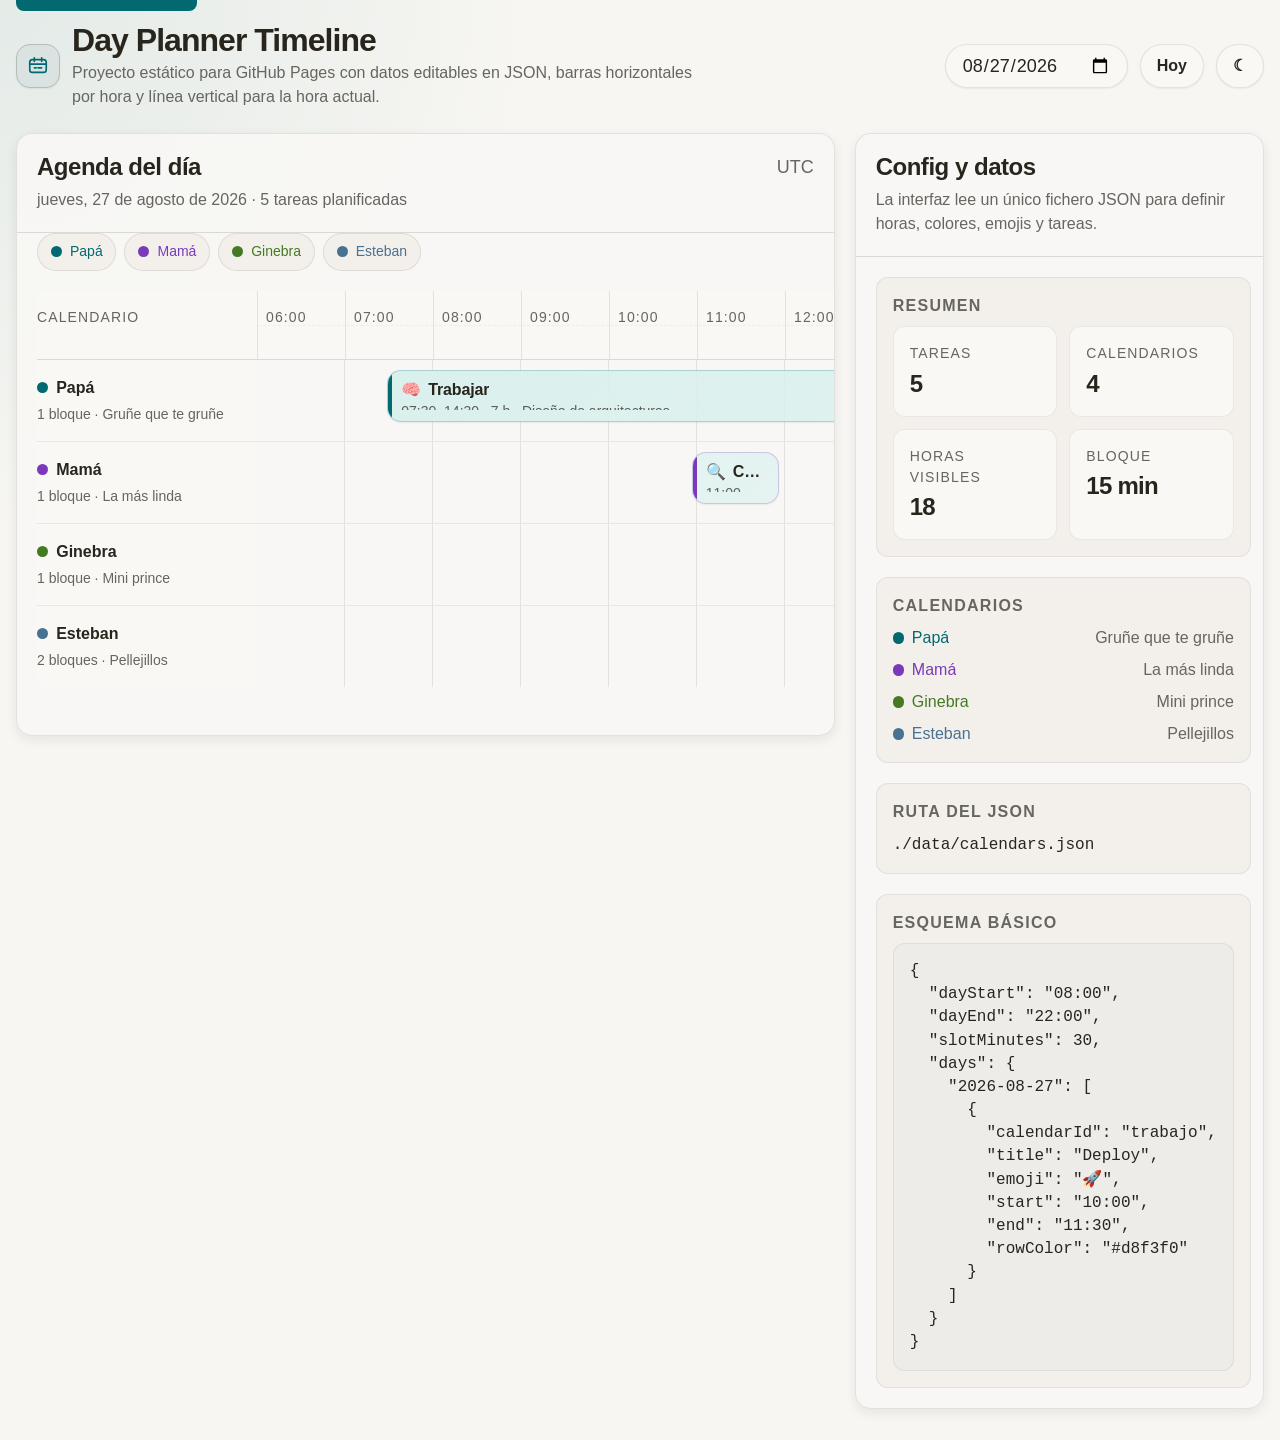
<file: day-planner.html>
<!DOCTYPE html>
<html lang="es">
<head>
  <meta charset="UTF-8" />
  <meta name="viewport" content="width=device-width, initial-scale=1.0" />
  <title>Day Planner Timeline</title>
  <meta name="description" content="Timeline diario estático para GitHub Pages con tareas cargadas desde JSON." />
  <link rel="preconnect" href="https://api.fontshare.com" />
  <link href="https://api.fontshare.com/v2/css?f[]=satoshi@400,500,700&display=swap" rel="stylesheet" />
  <style>
    :root, [data-theme="light"] {
      --font-body: 'Satoshi', Inter, sans-serif;
      --font-display: 'Satoshi', Inter, sans-serif;
      --text-xs: clamp(0.75rem, 0.7rem + 0.25vw, 0.875rem);
      --text-sm: clamp(0.875rem, 0.8rem + 0.35vw, 1rem);
      --text-base: clamp(1rem, 0.95rem + 0.25vw, 1.125rem);
      --text-lg: clamp(1.125rem, 1rem + 0.75vw, 1.5rem);
      --text-xl: clamp(1.5rem, 1.2rem + 1.25vw, 2rem);
      --space-1: 0.25rem;
      --space-2: 0.5rem;
      --space-3: 0.75rem;
      --space-4: 1rem;
      --space-5: 1.25rem;
      --space-6: 1.5rem;
      --space-8: 2rem;
      --space-10: 2.5rem;
      --space-12: 3rem;
      --radius-sm: 0.375rem;
      --radius-md: 0.5rem;
      --radius-lg: 0.75rem;
      --radius-xl: 1rem;
      --radius-full: 9999px;
      --transition-interactive: 180ms cubic-bezier(0.16, 1, 0.3, 1);
      --color-bg: #f7f6f2;
      --color-surface: #f9f8f5;
      --color-surface-2: #fbfbf9;
      --color-surface-offset: #f3f0ec;
      --color-divider: #dcd9d5;
      --color-border: #d4d1ca;
      --color-text: #28251d;
      --color-text-muted: #67655f;
      --color-text-faint: #9f9d97;
      --color-text-inverse: #f9f8f4;
      --color-primary: #01696f;
      --color-primary-hover: #0c4e54;
      --color-primary-highlight: #cedcd8;
      --color-danger: #a13544;
      --shadow-sm: 0 1px 2px oklch(0.2 0.01 80 / 0.06);
      --shadow-md: 0 4px 12px oklch(0.2 0.01 80 / 0.08);
      --content-wide: 1240px;
      --label-width: 220px;
      --slot-width: 88px;
      --task-height: 52px;
      --row-gap: 10px;
      --hour-line: color-mix(in oklab, var(--color-text) 10%, transparent);
      --now-line: var(--color-danger);
    }
    [data-theme="dark"] {
      --color-bg: #171614;
      --color-surface: #1c1b19;
      --color-surface-2: #201f1d;
      --color-surface-offset: #22211f;
      --color-divider: #262523;
      --color-border: #393836;
      --color-text: #cdccca;
      --color-text-muted: #9f9d98;
      --color-text-faint: #696864;
      --color-text-inverse: #171614;
      --color-primary: #4f98a3;
      --color-primary-hover: #6bb2bb;
      --color-primary-highlight: #313b3b;
      --color-danger: #dd6974;
      --shadow-sm: 0 1px 2px oklch(0 0 0 / 0.2);
      --shadow-md: 0 4px 12px oklch(0 0 0 / 0.3);
      --hour-line: color-mix(in oklab, var(--color-text) 14%, transparent);
    }
    *, *::before, *::after { box-sizing: border-box; }
    html { -webkit-font-smoothing: antialiased; -moz-osx-font-smoothing: grayscale; text-rendering: optimizeLegibility; text-size-adjust: none; scroll-behavior: smooth; }
    body { margin: 0; min-height: 100vh; font-family: var(--font-body, sans-serif); font-size: var(--text-base); line-height: 1.5; color: var(--color-text); background: radial-gradient(circle at top left, color-mix(in oklab, var(--color-primary) 8%, transparent), transparent 28%), var(--color-bg); }
    button, input, select, textarea { font: inherit; }
    button { border: 0; background: none; cursor: pointer; color: inherit; }
    a { color: inherit; }
    :focus-visible { outline: 2px solid var(--color-primary); outline-offset: 3px; border-radius: var(--radius-sm); }
    .skip-link { position: absolute; left: var(--space-4); top: -40px; z-index: 100; padding: var(--space-3) var(--space-4); background: var(--color-primary); color: var(--color-text-inverse); border-radius: var(--radius-md); }
    .skip-link:focus { top: var(--space-4); }
    .app-shell { width: min(100%, calc(var(--content-wide) + var(--space-8) * 2)); margin: 0 auto; padding: var(--space-6) var(--space-4) var(--space-8); }
    .topbar { display: flex; flex-wrap: wrap; align-items: center; justify-content: space-between; gap: var(--space-4); margin-bottom: var(--space-6); }
    .brand { display: flex; align-items: center; gap: var(--space-3); }
    .brand-mark { width: 44px; height: 44px; border-radius: 14px; display: grid; place-items: center; background: color-mix(in oklab, var(--color-primary) 14%, var(--color-surface)); color: var(--color-primary); border: 1px solid color-mix(in oklab, var(--color-primary) 18%, var(--color-border)); box-shadow: var(--shadow-sm); flex: 0 0 auto; }
    .brand-copy h1 { margin: 0; font-size: var(--text-xl); line-height: 1.05; letter-spacing: -0.03em; }
    .brand-copy p { margin: 0.2rem 0 0; color: var(--color-text-muted); max-width: 70ch; font-size: var(--text-sm); }
    .toolbar { display: flex; flex-wrap: wrap; gap: var(--space-3); align-items: center; justify-content: flex-end; }
    .control, .button { min-height: 44px; border-radius: var(--radius-full); border: 1px solid color-mix(in oklab, var(--color-text) 10%, transparent); background: var(--color-surface); color: var(--color-text); padding: 0 var(--space-4); box-shadow: var(--shadow-sm); }
    .button { display: inline-flex; align-items: center; gap: var(--space-2); font-size: var(--text-sm); font-weight: 600; }
    .button:hover, .control:hover { border-color: color-mix(in oklab, var(--color-primary) 35%, var(--color-border)); }
    .layout { display: grid; grid-template-columns: minmax(0, 1.8fr) minmax(280px, 0.9fr); gap: var(--space-5); align-items: start; }
    .panel { background: color-mix(in oklab, var(--color-surface) 88%, transparent); border: 1px solid color-mix(in oklab, var(--color-text) 10%, transparent); border-radius: var(--radius-xl); box-shadow: var(--shadow-md); min-width: 0; }
    .panel-header { padding: var(--space-5); border-bottom: 1px solid var(--color-divider); display: flex; justify-content: space-between; gap: var(--space-4); align-items: start; }
    .panel-header h2 { margin: 0; font-size: var(--text-lg); line-height: 1.1; letter-spacing: -0.02em; }
    .panel-header p { margin: var(--space-2) 0 0; color: var(--color-text-muted); font-size: var(--text-sm); }
    .chip-row { display: flex; flex-wrap: wrap; gap: var(--space-2); padding: 0 var(--space-5) var(--space-5); }
    .chip { display: inline-flex; align-items: center; gap: var(--space-2); padding: 0.45rem 0.8rem; border-radius: var(--radius-full); background: var(--color-surface-offset); border: 1px solid color-mix(in oklab, var(--color-text) 10%, transparent); font-size: var(--text-xs); color: var(--color-text-muted); }
    .dot { width: 0.7rem; height: 0.7rem; border-radius: 50%; background: currentColor; flex: 0 0 auto; }
    .timeline-shell { padding: 0 0 var(--space-4); overflow: hidden; }
    .timeline-scroll { overflow: auto hidden; padding-bottom: var(--space-3); }
    .timeline-grid { position: relative; min-width: calc(var(--label-width) + (var(--slot-width) * var(--hours-count))); padding: 0 var(--space-5) var(--space-5); }
    .timeline-header { display: grid; grid-template-columns: var(--label-width) 1fr; position: sticky; top: 0; z-index: 4; background: color-mix(in oklab, var(--color-surface) 92%, transparent); backdrop-filter: blur(10px); border-bottom: 1px solid var(--color-divider); }
    .timeline-header-label { padding: var(--space-4) var(--space-4) var(--space-4) 0; color: var(--color-text-muted); font-size: var(--text-xs); text-transform: uppercase; letter-spacing: 0.08em; }
    .time-scale { position: relative; display: grid; grid-template-columns: repeat(var(--hours-count), minmax(var(--slot-width), 1fr)); }
    .hour-cell { position: relative; padding: var(--space-4) 0.2rem var(--space-4) var(--space-2); min-height: 68px; border-left: 1px solid var(--hour-line); color: var(--color-text-muted); font-size: var(--text-xs); text-transform: uppercase; letter-spacing: 0.08em; }
    .hour-cell::after { content: ""; position: absolute; top: 50%; left: 0; right: 0; border-top: 1px dashed color-mix(in oklab, var(--color-text) 8%, transparent); opacity: 0.65; }
    .timeline-body { position: relative; }
    .now-line { position: absolute; top: 0; bottom: 0; width: 2px; background: var(--now-line); z-index: 3; box-shadow: 0 0 0 4px color-mix(in oklab, var(--now-line) 12%, transparent); pointer-events: none; opacity: 0; transition: opacity var(--transition-interactive); }
    .now-line.is-visible { opacity: 1; }
    .now-badge { position: absolute; top: var(--space-2); left: 50%; transform: translate(-50%, -100%); white-space: nowrap; padding: 0.25rem 0.55rem; border-radius: var(--radius-full); background: var(--now-line); color: white; font-size: 0.72rem; font-weight: 700; letter-spacing: 0.04em; }
    .timeline-row { position: relative; display: grid; grid-template-columns: var(--label-width) 1fr; min-height: calc(var(--task-height) + (var(--row-gap) * 2)); border-bottom: 1px solid color-mix(in oklab, var(--color-text) 8%, transparent); }
    .timeline-row:last-child { border-bottom: 0; }
    .row-label { padding: var(--space-4) var(--space-4) var(--space-4) 0; display: flex; flex-direction: column; justify-content: center; gap: var(--space-1); position: sticky; left: 0; z-index: 2; background: color-mix(in oklab, var(--color-surface) 94%, transparent); }
    .row-label strong { font-size: var(--text-sm); display: flex; align-items: center; gap: var(--space-2); }
    .row-label span { font-size: var(--text-xs); color: var(--color-text-muted); }
    .row-track { position: relative; min-height: calc(var(--task-height) + (var(--row-gap) * 2)); background-image: repeating-linear-gradient(to right, transparent 0, transparent calc(var(--slot-width) - 1px), var(--hour-line) calc(var(--slot-width) - 1px), var(--hour-line) var(--slot-width)); }
    .task-card { position: absolute; top: var(--row-gap); height: var(--task-height); border-radius: calc(var(--radius-lg) + 2px); padding: 0.65rem 0.8rem; display: flex; flex-direction: column; justify-content: center; gap: 0.1rem; overflow: hidden; border: 1px solid color-mix(in oklab, var(--task-color, var(--color-primary)) 24%, transparent); background: linear-gradient(135deg, color-mix(in oklab, var(--task-fill, var(--color-primary-highlight)) 92%, white 8%), color-mix(in oklab, var(--task-fill, var(--color-primary-highlight)) 76%, transparent)); box-shadow: var(--shadow-sm); }
    .task-card::before { content: ""; position: absolute; inset: 0 auto 0 0; width: 4px; background: var(--task-color, var(--color-primary)); }
    .task-title { display: flex; align-items: center; gap: 0.45rem; min-width: 0; font-size: var(--text-sm); font-weight: 700; line-height: 1.15; letter-spacing: -0.01em; }
    .task-title span:last-child { overflow: hidden; text-overflow: ellipsis; white-space: nowrap; }
    .task-meta { color: color-mix(in oklab, var(--color-text) 72%, transparent); font-size: var(--text-xs); white-space: nowrap; overflow: hidden; text-overflow: ellipsis; }
    .details { padding: var(--space-5); display: grid; gap: var(--space-5); }
    .detail-card { border-radius: var(--radius-lg); background: var(--color-surface-offset); border: 1px solid color-mix(in oklab, var(--color-text) 8%, transparent); padding: var(--space-4); }
    .detail-card h3 { margin: 0 0 var(--space-2); font-size: var(--text-sm); text-transform: uppercase; letter-spacing: 0.08em; color: var(--color-text-muted); }
    .detail-card p, .detail-card li, .detail-card pre { margin: 0; color: var(--color-text); font-size: var(--text-sm); }
    .detail-card ul { padding-left: 1.1rem; margin: 0; display: grid; gap: var(--space-2); }
    .stats-grid { display: grid; grid-template-columns: repeat(2, minmax(0, 1fr)); gap: var(--space-3); }
    .stat-box { padding: var(--space-4); border-radius: var(--radius-lg); background: var(--color-surface); border: 1px solid color-mix(in oklab, var(--color-text) 8%, transparent); }
    .stat-box span { display: block; font-size: var(--text-xs); color: var(--color-text-muted); text-transform: uppercase; letter-spacing: 0.08em; margin-bottom: 0.4rem; }
    .stat-box strong { font-size: var(--text-lg); line-height: 1.1; letter-spacing: -0.03em; }
    .legend-list { display: grid; gap: var(--space-2); }
    .legend-item { display: flex; justify-content: space-between; align-items: center; gap: var(--space-3); font-size: var(--text-sm); }
    .legend-item .left { display: inline-flex; align-items: center; gap: var(--space-2); min-width: 0; }
    .legend-item .left span:last-child { overflow: hidden; text-overflow: ellipsis; white-space: nowrap; }
    .muted { color: var(--color-text-muted); }
    .code-block { overflow: auto; padding: var(--space-4); border-radius: var(--radius-lg); background: color-mix(in oklab, var(--color-text) 5%, var(--color-surface)); border: 1px solid color-mix(in oklab, var(--color-text) 8%, transparent); font-size: 0.85rem; line-height: 1.45; }
    .empty-state { padding: var(--space-10) var(--space-5); text-align: center; color: var(--color-text-muted); }
    @media (max-width: 1120px) { .layout { grid-template-columns: 1fr; } }
    @media (max-width: 720px) { .app-shell { padding-inline: var(--space-3); } .panel-header, .details, .chip-row, .timeline-grid { padding-left: var(--space-4); padding-right: var(--space-4); } .timeline-grid { min-width: calc(180px + (var(--slot-width) * var(--hours-count))); } :root { --label-width: 180px; --slot-width: 76px; } .stats-grid { grid-template-columns: 1fr; } }
    @media (prefers-reduced-motion: reduce) { *, *::before, *::after { animation-duration: 0.01ms !important; animation-iteration-count: 1 !important; transition-duration: 0.01ms !important; scroll-behavior: auto !important; } }
  </style>
</head>
<body>
  <a class="skip-link" href="#main-content">Saltar al contenido</a>
  <div class="app-shell">
    <header class="topbar" aria-label="Barra superior">
      <div class="brand">
        <div class="brand-mark" aria-hidden="true">
          <svg width="22" height="22" viewBox="0 0 24 24" fill="none" stroke="currentColor" stroke-width="1.8" stroke-linecap="round" stroke-linejoin="round" aria-label="Logo timeline"><rect x="3" y="5" width="18" height="14" rx="3"></rect><path d="M8 3v4M16 3v4M3 10h18"></path><path d="M8 14h2M12 14h4"></path></svg>
        </div>
        <div class="brand-copy">
          <h1>Day Planner Timeline</h1>
          <p>Proyecto estático para GitHub Pages con datos editables en JSON, barras horizontales por hora y línea vertical para la hora actual.</p>
        </div>
      </div>
      <div class="toolbar" aria-label="Acciones">
        <input id="date-input" class="control" type="date" aria-label="Seleccionar día" />
        <button id="today-button" class="button" type="button">Hoy</button>
        <button id="theme-toggle" class="button" type="button" data-theme-toggle aria-label="Cambiar tema">◐</button>
      </div>
    </header>
    <main id="main-content" class="layout">
      <section class="panel" aria-labelledby="timeline-title">
        <div class="panel-header">
          <div>
            <h2 id="timeline-title">Agenda del día</h2>
            <p id="timeline-subtitle">Cargando datos del calendario…</p>
          </div>
          <div class="muted" id="timezone-badge"></div>
        </div>
        <div class="chip-row" id="calendar-chips" aria-label="Leyenda de calendarios"></div>
        <div class="timeline-shell">
          <div class="timeline-scroll">
            <div class="timeline-grid" id="timeline-grid">
              <div class="timeline-header">
                <div class="timeline-header-label">Calendario</div>
                <div class="time-scale" id="time-scale"></div>
              </div>
              <div class="timeline-body" id="timeline-body"></div>
              <div class="now-line" id="now-line" aria-hidden="true"><div class="now-badge" id="now-badge">Ahora</div></div>
            </div>
          </div>
        </div>
      </section>
      <aside class="panel" aria-labelledby="details-title">
        <div class="panel-header">
          <div>
            <h2 id="details-title">Config y datos</h2>
            <p>La interfaz lee un único fichero JSON para definir horas, colores, emojis y tareas.</p>
          </div>
        </div>
        <div class="details">
          <section class="detail-card" aria-labelledby="stats-title">
            <h3 id="stats-title">Resumen</h3>
            <div class="stats-grid">
              <div class="stat-box"><span>Tareas</span><strong id="stat-tasks">0</strong></div>
              <div class="stat-box"><span>Calendarios</span><strong id="stat-calendars">0</strong></div>
              <div class="stat-box"><span>Horas visibles</span><strong id="stat-hours">0</strong></div>
              <div class="stat-box"><span>Bloque</span><strong id="stat-slot">0 min</strong></div>
            </div>
          </section>
          <section class="detail-card" aria-labelledby="legend-title">
            <h3 id="legend-title">Calendarios</h3>
            <div id="legend-list" class="legend-list"></div>
          </section>
          <section class="detail-card" aria-labelledby="json-title">
            <h3 id="json-title">Ruta del JSON</h3>
            <p><code>./data/calendars.json</code></p>
          </section>
          <section class="detail-card" aria-labelledby="schema-title">
            <h3 id="schema-title">Esquema básico</h3>
            <pre class="code-block">{
  "dayStart": "08:00",
  "dayEnd": "22:00",
  "slotMinutes": 30,
  "days": {
    "2026-08-27": [
      {
        "calendarId": "trabajo",
        "title": "Deploy",
        "emoji": "🚀",
        "start": "10:00",
        "end": "11:30",
        "rowColor": "#d8f3f0"
      }
    ]
  }
}</pre>
          </section>
        </div>
      </aside>
    </main>
  </div>
  <script>
    const state = { data: null, selectedDate: null, theme: null, nowTimer: null };
    const refs = {
      dateInput: document.getElementById('date-input'), todayButton: document.getElementById('today-button'), themeToggle: document.getElementById('theme-toggle'), timelineGrid: document.getElementById('timeline-grid'), timeScale: document.getElementById('time-scale'), timelineBody: document.getElementById('timeline-body'), timelineSubtitle: document.getElementById('timeline-subtitle'), timezoneBadge: document.getElementById('timezone-badge'), calendarChips: document.getElementById('calendar-chips'), legendList: document.getElementById('legend-list'), statTasks: document.getElementById('stat-tasks'), statCalendars: document.getElementById('stat-calendars'), statHours: document.getElementById('stat-hours'), statSlot: document.getElementById('stat-slot'), nowLine: document.getElementById('now-line'), nowBadge: document.getElementById('now-badge')
    };
    function initTheme(){ const prefersDark = window.matchMedia('(prefers-color-scheme: dark)').matches; state.theme = prefersDark ? 'dark' : 'light'; document.documentElement.setAttribute('data-theme', state.theme); refs.themeToggle.textContent = state.theme === 'dark' ? '☀︎' : '☾'; refs.themeToggle.addEventListener('click', ()=>{ state.theme = state.theme === 'dark' ? 'light' : 'dark'; document.documentElement.setAttribute('data-theme', state.theme); refs.themeToggle.textContent = state.theme === 'dark' ? '☀︎' : '☾'; }); }
    function getTodayISO(){ const now = new Date(); const y = now.getFullYear(); const m = String(now.getMonth()+1).padStart(2,'0'); const d = String(now.getDate()).padStart(2,'0'); return `${y}-${m}-${d}`; }
    function minutesFromTime(value){ const [hours, minutes] = value.split(':').map(Number); return hours * 60 + minutes; }
    function formatDateLabel(isoDate){ const date = new Date(`${isoDate}T12:00:00`); return new Intl.DateTimeFormat('es-ES',{ weekday:'long', year:'numeric', month:'long', day:'numeric' }).format(date); }
    function formatHour(minutes){ const hours = Math.floor(minutes/60); const mins = minutes % 60; return `${String(hours).padStart(2,'0')}:${String(mins).padStart(2,'0')}`; }
    function durationLabel(start,end){ const diff = minutesFromTime(end)-minutesFromTime(start); const h = Math.floor(diff/60); const m = diff%60; if (h && m) return `${h} h ${m} min`; if (h) return `${h} h`; return `${m} min`; }
    function getCalendarMap(data){ return new Map((data.calendars||[]).map(item => [item.id,item])); }
    function getTasksForDate(data, isoDate){ return Array.isArray(data.days?.[isoDate]) ? data.days[isoDate] : []; }
    function createHourScale(startMinutes,endMinutes){ refs.timeScale.innerHTML=''; for(let value=startMinutes; value<endMinutes; value+=60){ const cell=document.createElement('div'); cell.className='hour-cell'; cell.textContent=formatHour(value); refs.timeScale.appendChild(cell); } }
    function createCalendarChips(calendars){ refs.calendarChips.innerHTML=''; refs.legendList.innerHTML=''; calendars.forEach((calendar)=>{ const chip=document.createElement('div'); chip.className='chip'; chip.style.color=calendar.color; chip.innerHTML=`<span class="dot"></span><span>${calendar.name}</span>`; refs.calendarChips.appendChild(chip); const legend=document.createElement('div'); legend.className='legend-item'; legend.innerHTML=`<div class="left" style="color:${calendar.color}"><span class="dot"></span><span>${calendar.name}</span></div><span class="muted">${calendar.description || ''}</span>`; refs.legendList.appendChild(legend); }); }
    function renderTimeline(){ const data=state.data; const startMinutes=minutesFromTime(data.dayStart); const endMinutes=minutesFromTime(data.dayEnd); const totalMinutes=endMinutes-startMinutes; const hoursCount=Math.ceil(totalMinutes/60); document.documentElement.style.setProperty('--hours-count', String(hoursCount)); const calendars=data.calendars||[]; const calendarMap=getCalendarMap(data); const tasks=getTasksForDate(data,state.selectedDate).slice().sort((a,b)=>minutesFromTime(a.start)-minutesFromTime(b.start)); refs.timelineSubtitle.textContent=`${formatDateLabel(state.selectedDate)} · ${tasks.length} tarea${tasks.length===1?'':'s'} planificadas`; refs.statTasks.textContent=String(tasks.length); refs.statCalendars.textContent=String(calendars.length); refs.statHours.textContent=String(hoursCount); refs.statSlot.textContent=`${data.slotMinutes} min`; refs.timezoneBadge.textContent=Intl.DateTimeFormat().resolvedOptions().timeZone; createCalendarChips(calendars); createHourScale(startMinutes,endMinutes); refs.timelineBody.innerHTML=''; if(!tasks.length){ const empty=document.createElement('div'); empty.className='empty-state'; empty.textContent='No hay tareas para este día en el JSON.'; refs.timelineBody.appendChild(empty); positionNowLine(); return; } calendars.forEach((calendar)=>{ const rowTasks=tasks.filter(task=>task.calendarId===calendar.id); if(!rowTasks.length) return; const row=document.createElement('div'); row.className='timeline-row'; const label=document.createElement('div'); label.className='row-label'; label.innerHTML=`<strong><span class="dot" style="color:${calendar.color}"></span>${calendar.name}</strong><span>${rowTasks.length} bloque${rowTasks.length===1?'':'s'} · ${calendar.description || 'Sin descripción'}</span>`; const track=document.createElement('div'); track.className='row-track'; rowTasks.forEach((task)=>{ const taskStart=minutesFromTime(task.start); const taskEnd=minutesFromTime(task.end); const leftPct=((taskStart-startMinutes)/totalMinutes)*100; const widthPct=((taskEnd-taskStart)/totalMinutes)*100; const calendarColor=task.color || calendar.color || 'var(--color-primary)'; const fillColor=task.rowColor || task.background || 'color-mix(in oklab, var(--color-primary) 10%, var(--color-surface))'; const item=document.createElement('article'); item.className='task-card'; item.style.left=`${leftPct}%`; item.style.width=`${Math.max(widthPct,3.5)}%`; item.style.setProperty('--task-color', calendarColor); item.style.setProperty('--task-fill', fillColor); item.title=`${task.emoji || ''} ${task.title} · ${task.start}–${task.end}`.trim(); item.innerHTML=`<div class="task-title"><span>${task.emoji || '•'}</span><span>${task.title}</span></div><div class="task-meta">${task.start}–${task.end} · ${durationLabel(task.start,task.end)}${task.note ? ` · ${task.note}` : ''}</div>`; track.appendChild(item); }); row.append(label, track); refs.timelineBody.appendChild(row); }); positionNowLine(); }
    function positionNowLine(){ const data=state.data; if(!data) return; const startMinutes=minutesFromTime(data.dayStart); const endMinutes=minutesFromTime(data.dayEnd); const totalMinutes=endMinutes-startMinutes; const selectedDate=state.selectedDate; const today=getTodayISO(); if(selectedDate!==today){ refs.nowLine.classList.remove('is-visible'); return; } const now=new Date(); const currentMinutes=now.getHours()*60+now.getMinutes(); if(currentMinutes<startMinutes || currentMinutes>endMinutes){ refs.nowLine.classList.remove('is-visible'); return; } const leftPct=((currentMinutes-startMinutes)/totalMinutes)*100; refs.nowLine.style.left=`calc(var(--label-width) + (${leftPct}% * (100% - var(--label-width))) / 100)`; refs.nowBadge.textContent=`Ahora ${formatHour(currentMinutes)}`; refs.nowLine.classList.add('is-visible'); }
    async function loadData(){ const response=await fetch('./data/calendars.json'); if(!response.ok) throw new Error('No se pudo cargar data/calendars.json'); state.data=await response.json(); }
    function bindEvents(){ refs.dateInput.addEventListener('change',(event)=>{ state.selectedDate=event.target.value; renderTimeline(); }); refs.todayButton.addEventListener('click',()=>{ state.selectedDate=getTodayISO(); refs.dateInput.value=state.selectedDate; renderTimeline(); }); }
    async function init(){ initTheme(); bindEvents(); await loadData(); const defaultDate=state.data.defaultDate || getTodayISO(); state.selectedDate=defaultDate; refs.dateInput.value=defaultDate; renderTimeline(); clearInterval(state.nowTimer); state.nowTimer=window.setInterval(positionNowLine, 60000); }
    init().catch((error)=>{ refs.timelineBody.innerHTML=`<div class="empty-state">Error cargando datos: ${error.message}</div>`; refs.timelineSubtitle.textContent='Revisa la ruta y el formato del JSON.'; });
  </script>
</body>
</html>
</file>
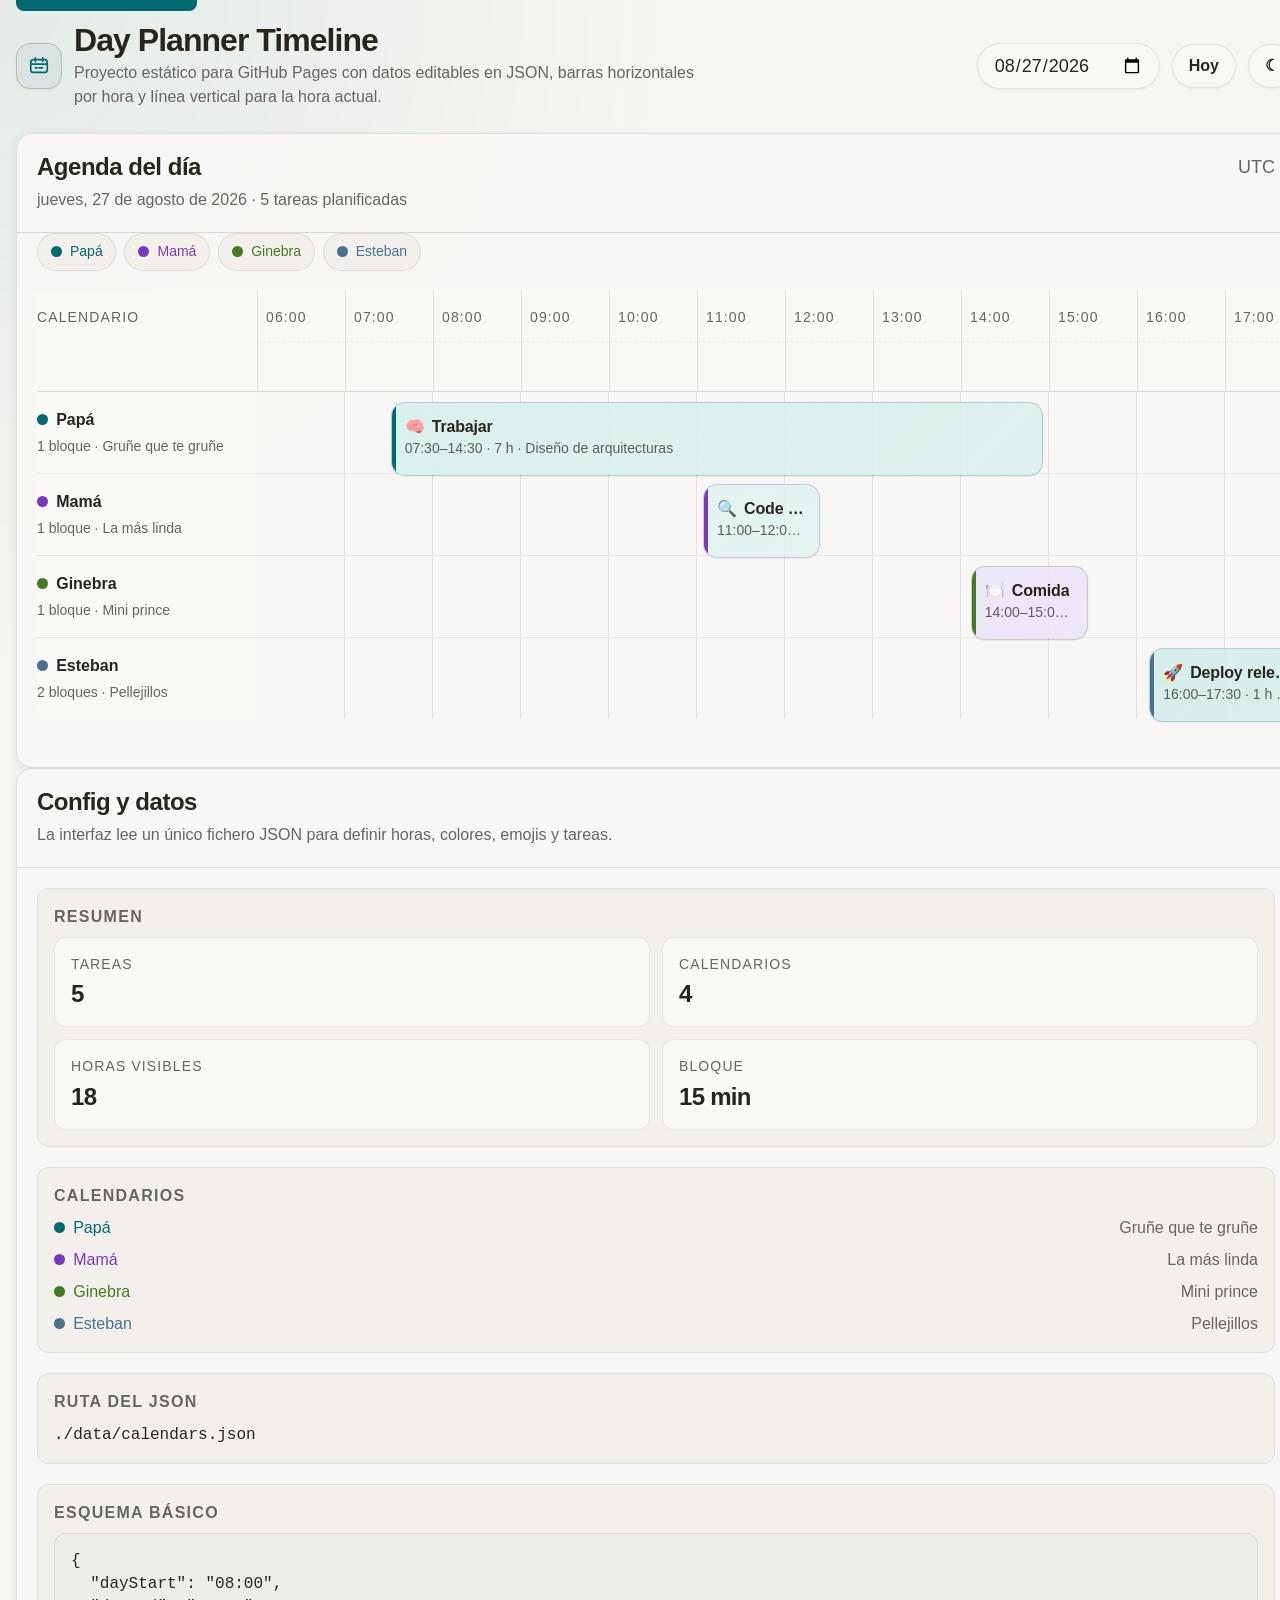
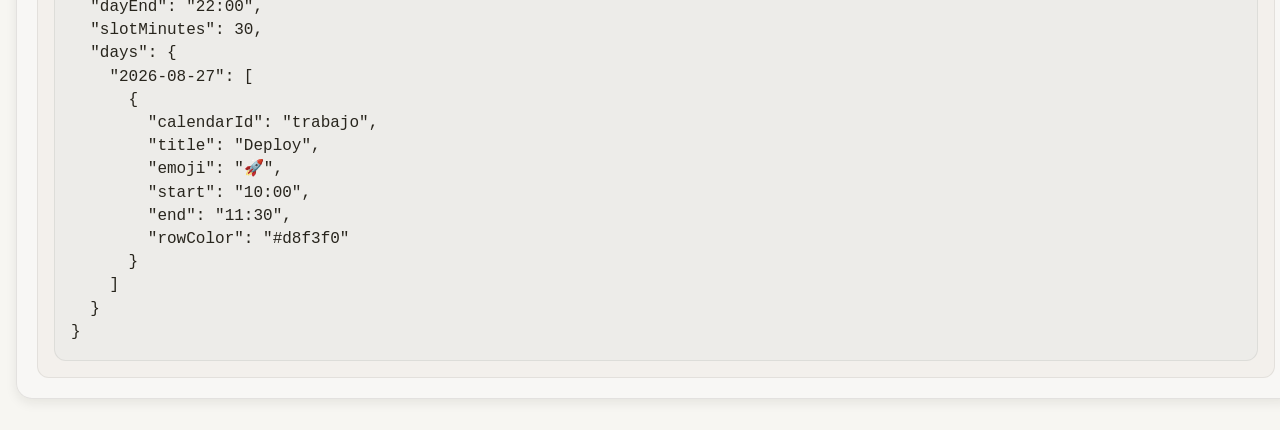
<file: family_timer.html>
<!DOCTYPE html>
<html lang="es">
<head>
  <meta charset="UTF-8" />
  <meta name="viewport" content="width=device-width, initial-scale=1.0" />
  <title>Day Planner Timeline</title>
  <meta name="description" content="Timeline diario estático para GitHub Pages con tareas cargadas desde JSON." />
  <link rel="preconnect" href="https://api.fontshare.com" />
  <link href="https://api.fontshare.com/v2/css?f[]=satoshi@400,500,700&display=swap" rel="stylesheet" />
  <style>
    :root, [data-theme="light"] {
      --font-body: 'Satoshi', Inter, sans-serif;
      --font-display: 'Satoshi', Inter, sans-serif;
      --text-xs: clamp(0.75rem, 0.7rem + 0.25vw, 0.875rem);
      --text-sm: clamp(0.875rem, 0.8rem + 0.35vw, 1rem);
      --text-base: clamp(1rem, 0.95rem + 0.25vw, 1.125rem);
      --text-lg: clamp(1.125rem, 1rem + 0.75vw, 1.5rem);
      --text-xl: clamp(1.5rem, 1.2rem + 1.25vw, 2rem);
      --space-1: 0.25rem;
      --space-2: 0.5rem;
      --space-3: 0.75rem;
      --space-4: 1rem;
      --space-5: 1.25rem;
      --space-6: 1.5rem;
      --space-8: 2rem;
      --space-10: 2.5rem;
      --space-12: 3rem;
      --radius-sm: 0.375rem;
      --radius-md: 0.5rem;
      --radius-lg: 0.75rem;
      --radius-xl: 1rem;
      --radius-full: 9999px;
      --transition-interactive: 180ms cubic-bezier(0.16, 1, 0.3, 1);
      --color-bg: #f7f6f2;
      --color-surface: #f9f8f5;
      --color-surface-2: #fbfbf9;
      --color-surface-offset: #f3f0ec;
      --color-divider: #dcd9d5;
      --color-border: #d4d1ca;
      --color-text: #28251d;
      --color-text-muted: #67655f;
      --color-text-faint: #9f9d97;
      --color-text-inverse: #f9f8f4;
      --color-primary: #01696f;
      --color-primary-hover: #0c4e54;
      --color-primary-highlight: #cedcd8;
      --color-danger: #a13544;
      --shadow-sm: 0 1px 2px oklch(0.2 0.01 80 / 0.06);
      --shadow-md: 0 4px 12px oklch(0.2 0.01 80 / 0.08);
      --content-wide: 1240px;
      --label-width: 220px;
      --slot-width: 88px;
      --task-height: 52px;
      --row-gap: 10px;
      --hour-line: color-mix(in oklab, var(--color-text) 10%, transparent);
      --now-line: var(--color-danger);
    }
    [data-theme="dark"] {
      --color-bg: #171614;
      --color-surface: #1c1b19;
      --color-surface-2: #201f1d;
      --color-surface-offset: #22211f;
      --color-divider: #262523;
      --color-border: #393836;
      --color-text: #cdccca;
      --color-text-muted: #9f9d98;
      --color-text-faint: #696864;
      --color-text-inverse: #171614;
      --color-primary: #4f98a3;
      --color-primary-hover: #6bb2bb;
      --color-primary-highlight: #313b3b;
      --color-danger: #dd6974;
      --shadow-sm: 0 1px 2px oklch(0 0 0 / 0.2);
      --shadow-md: 0 4px 12px oklch(0 0 0 / 0.3);
      --hour-line: color-mix(in oklab, var(--color-text) 14%, transparent);
    }
    *, *::before, *::after {  }
    html { -webkit-font-smoothing: antialiased; -moz-osx-font-smoothing: grayscale; text-rendering: optimizeLegibility; text-size-adjust: none; scroll-behavior: smooth; }
    body { margin: 0; min-height: 100vh; font-family: var(--font-body, sans-serif); font-size: var(--text-base); line-height: 1.5; color: var(--color-text); background: radial-gradient(circle at top left, color-mix(in oklab, var(--color-primary) 8%, transparent), transparent 28%), var(--color-bg); }
    button, input, select, textarea { font: inherit; }
    button { border: 0; background: none; cursor: pointer; color: inherit; }
    a { color: inherit; }
    :focus-visible { outline: 2px solid var(--color-primary); outline-offset: 3px; border-radius: var(--radius-sm); }
    .skip-link { position: absolute; left: var(--space-4); top: -40px; z-index: 100; padding: var(--space-3) var(--space-4); background: var(--color-primary); color: var(--color-text-inverse); border-radius: var(--radius-md); }
    .skip-link:focus { top: var(--space-4); }
    .app-shell { width: min(100%, calc(var(--content-wide) + var(--space-8) * 2)); margin: 0 auto; padding: var(--space-6) var(--space-4) var(--space-8); }
    .topbar { display: flex; flex-wrap: wrap; align-items: center; justify-content: space-between; gap: var(--space-4); margin-bottom: var(--space-6); }
    .brand { display: flex; align-items: center; gap: var(--space-3); }
    .brand-mark { width: 44px; height: 44px; border-radius: 14px; display: grid; place-items: center; background: color-mix(in oklab, var(--color-primary) 14%, var(--color-surface)); color: var(--color-primary); border: 1px solid color-mix(in oklab, var(--color-primary) 18%, var(--color-border)); box-shadow: var(--shadow-sm); flex: 0 0 auto; }
    .brand-copy h1 { margin: 0; font-size: var(--text-xl); line-height: 1.05; letter-spacing: -0.03em; }
    .brand-copy p { margin: 0.2rem 0 0; color: var(--color-text-muted); max-width: 70ch; font-size: var(--text-sm); }
    .toolbar { display: flex; flex-wrap: wrap; gap: var(--space-3); align-items: center; justify-content: flex-end; }
    .control, .button { min-height: 44px; border-radius: var(--radius-full); border: 1px solid color-mix(in oklab, var(--color-text) 10%, transparent); background: var(--color-surface); color: var(--color-text); padding: 0 var(--space-4); box-shadow: var(--shadow-sm); }
    .button { display: inline-flex; align-items: center; gap: var(--space-2); font-size: var(--text-sm); font-weight: 600; }
    .button:hover, .control:hover { border-color: color-mix(in oklab, var(--color-primary) 35%, var(--color-border)); }
    .layout { display: grid; grid-template-columns: minmax(0, 1.8fr) minmax(280px, 0.9fr); gap: var(--space-5); align-items: start; }
    .panel { background: color-mix(in oklab, var(--color-surface) 88%, transparent); border: 1px solid color-mix(in oklab, var(--color-text) 10%, transparent); border-radius: var(--radius-xl); box-shadow: var(--shadow-md); min-width: 0; }
    .panel-header { padding: var(--space-5); border-bottom: 1px solid var(--color-divider); display: flex; justify-content: space-between; gap: var(--space-4); align-items: start; }
    .panel-header h2 { margin: 0; font-size: var(--text-lg); line-height: 1.1; letter-spacing: -0.02em; }
    .panel-header p { margin: var(--space-2) 0 0; color: var(--color-text-muted); font-size: var(--text-sm); }
    .chip-row { display: flex; flex-wrap: wrap; gap: var(--space-2); padding: 0 var(--space-5) var(--space-5); }
    .chip { display: inline-flex; align-items: center; gap: var(--space-2); padding: 0.45rem 0.8rem; border-radius: var(--radius-full); background: var(--color-surface-offset); border: 1px solid color-mix(in oklab, var(--color-text) 10%, transparent); font-size: var(--text-xs); color: var(--color-text-muted); }
    .dot { width: 0.7rem; height: 0.7rem; border-radius: 50%; background: currentColor; flex: 0 0 auto; }
    .timeline-shell { padding: 0 0 var(--space-4); overflow: hidden; }
    .timeline-scroll { overflow: auto hidden; padding-bottom: var(--space-3); }
    .timeline-grid { position: relative; min-width: calc(var(--label-width) + (var(--slot-width) * var(--hours-count))); padding: 0 var(--space-5) var(--space-5); }
    .timeline-header { display: grid; grid-template-columns: var(--label-width) 1fr; position: sticky; top: 0; z-index: 4; background: color-mix(in oklab, var(--color-surface) 92%, transparent); backdrop-filter: blur(10px); border-bottom: 1px solid var(--color-divider); }
    .timeline-header-label { padding: var(--space-4) var(--space-4) var(--space-4) 0; color: var(--color-text-muted); font-size: var(--text-xs); text-transform: uppercase; letter-spacing: 0.08em; }
    .time-scale { position: relative; display: grid; grid-template-columns: repeat(var(--hours-count), minmax(var(--slot-width), 1fr)); }
    .hour-cell { position: relative; padding: var(--space-4) 0.2rem var(--space-4) var(--space-2); min-height: 68px; border-left: 1px solid var(--hour-line); color: var(--color-text-muted); font-size: var(--text-xs); text-transform: uppercase; letter-spacing: 0.08em; }
    .hour-cell::after { content: ""; position: absolute; top: 50%; left: 0; right: 0; border-top: 1px dashed color-mix(in oklab, var(--color-text) 8%, transparent); opacity: 0.65; }
    .timeline-body { position: relative; }
    .now-line { position: absolute; top: 0; left: 0; bottom: 0; width: 2px; background: var(--now-line); z-index: 3; box-shadow: 0 0 0 4px color-mix(in oklab, var(--now-line) 12%, transparent); pointer-events: none; opacity: 0; transition: opacity var(--transition-interactive); }
    .now-line.is-visible { opacity: 1; }
    .now-badge { position: absolute; top: var(--space-2); left: 50%; transform: translate(-50%, -100%); white-space: nowrap; padding: 0.25rem 0.55rem; border-radius: var(--radius-full); background: var(--now-line); color: white; font-size: 0.72rem; font-weight: 700; letter-spacing: 0.04em; }
    .timeline-row { position: relative; display: grid; grid-template-columns: var(--label-width) 1fr; min-height: calc(var(--task-height) + (var(--row-gap) * 2)); border-bottom: 1px solid color-mix(in oklab, var(--color-text) 8%, transparent); }
    .timeline-row:last-child { border-bottom: 0; }
    .row-label { padding: var(--space-4) var(--space-4) var(--space-4) 0; display: flex; flex-direction: column; justify-content: center; gap: var(--space-1); position: sticky; left: 0; z-index: 2; background: color-mix(in oklab, var(--color-surface) 94%, transparent); }
    .row-label strong { font-size: var(--text-sm); display: flex; align-items: center; gap: var(--space-2); }
    .row-label span { font-size: var(--text-xs); color: var(--color-text-muted); }
    .row-track { position: relative; min-height: calc(var(--task-height) + (var(--row-gap) * 2)); background-image: repeating-linear-gradient(to right, transparent 0, transparent calc(var(--slot-width) - 1px), var(--hour-line) calc(var(--slot-width) - 1px), var(--hour-line) var(--slot-width)); }
    .task-card { position: absolute; top: var(--row-gap); height: var(--task-height); border-radius: calc(var(--radius-lg) + 2px); padding: 0.65rem 0.8rem; display: flex; flex-direction: column; justify-content: center; gap: 0.1rem; overflow: hidden; border: 1px solid color-mix(in oklab, var(--task-color, var(--color-primary)) 24%, transparent); background: linear-gradient(135deg, color-mix(in oklab, var(--task-fill, var(--color-primary-highlight)) 92%, white 8%), color-mix(in oklab, var(--task-fill, var(--color-primary-highlight)) 76%, transparent)); box-shadow: var(--shadow-sm); }
    .task-card::before { content: ""; position: absolute; inset: 0 auto 0 0; width: 4px; background: var(--task-color, var(--color-primary)); }
    .task-title { display: flex; align-items: center; gap: 0.45rem; min-width: 0; font-size: var(--text-sm); font-weight: 700; line-height: 1.15; letter-spacing: -0.01em; }
    .task-title span:last-child { overflow: hidden; text-overflow: ellipsis; white-space: nowrap; }
    .task-meta { color: color-mix(in oklab, var(--color-text) 72%, transparent); font-size: var(--text-xs); white-space: nowrap; overflow: hidden; text-overflow: ellipsis; }
    .details { padding: var(--space-5); display: grid; gap: var(--space-5); }
    .detail-card { border-radius: var(--radius-lg); background: var(--color-surface-offset); border: 1px solid color-mix(in oklab, var(--color-text) 8%, transparent); padding: var(--space-4); }
    .detail-card h3 { margin: 0 0 var(--space-2); font-size: var(--text-sm); text-transform: uppercase; letter-spacing: 0.08em; color: var(--color-text-muted); }
    .detail-card p, .detail-card li, .detail-card pre { margin: 0; color: var(--color-text); font-size: var(--text-sm); }
    .detail-card ul { padding-left: 1.1rem; margin: 0; display: grid; gap: var(--space-2); }
    .stats-grid { display: grid; grid-template-columns: repeat(2, minmax(0, 1fr)); gap: var(--space-3); }
    .stat-box { padding: var(--space-4); border-radius: var(--radius-lg); background: var(--color-surface); border: 1px solid color-mix(in oklab, var(--color-text) 8%, transparent); }
    .stat-box span { display: block; font-size: var(--text-xs); color: var(--color-text-muted); text-transform: uppercase; letter-spacing: 0.08em; margin-bottom: 0.4rem; }
    .stat-box strong { font-size: var(--text-lg); line-height: 1.1; letter-spacing: -0.03em; }
    .legend-list { display: grid; gap: var(--space-2); }
    .legend-item { display: flex; justify-content: space-between; align-items: center; gap: var(--space-3); font-size: var(--text-sm); }
    .legend-item .left { display: inline-flex; align-items: center; gap: var(--space-2); min-width: 0; }
    .legend-item .left span:last-child { overflow: hidden; text-overflow: ellipsis; white-space: nowrap; }
    .muted { color: var(--color-text-muted); }
    .code-block { overflow: auto; padding: var(--space-4); border-radius: var(--radius-lg); background: color-mix(in oklab, var(--color-text) 5%, var(--color-surface)); border: 1px solid color-mix(in oklab, var(--color-text) 8%, transparent); font-size: 0.85rem; line-height: 1.45; }
    .empty-state { padding: var(--space-10) var(--space-5); text-align: center; color: var(--color-text-muted); }
    @media (max-width: 1120px) { .layout { grid-template-columns: 1fr; } }
    @media (max-width: 720px) { .app-shell { padding-inline: var(--space-3); } .panel-header, .details, .chip-row, .timeline-grid { padding-left: var(--space-4); padding-right: var(--space-4); } .timeline-grid { min-width: calc(180px + (var(--slot-width) * var(--hours-count))); } :root { --label-width: 180px; --slot-width: 76px; } .stats-grid { grid-template-columns: 1fr; } }
    @media (prefers-reduced-motion: reduce) { *, *::before, *::after { animation-duration: 0.01ms !important; animation-iteration-count: 1 !important; transition-duration: 0.01ms !important; scroll-behavior: auto !important; } }
  </style>
</head>
<body>
  <a class="skip-link" href="#main-content">Saltar al contenido</a>
  <div class="app-shell">
    <header class="topbar" aria-label="Barra superior">
      <div class="brand">
        <div class="brand-mark" aria-hidden="true">
          <svg width="22" height="22" viewBox="0 0 24 24" fill="none" stroke="currentColor" stroke-width="1.8" stroke-linecap="round" stroke-linejoin="round" aria-label="Logo timeline"><rect x="3" y="5" width="18" height="14" rx="3"></rect><path d="M8 3v4M16 3v4M3 10h18"></path><path d="M8 14h2M12 14h4"></path></svg>
        </div>
        <div class="brand-copy">
          <h1>Day Planner Timeline</h1>
          <p>Proyecto estático para GitHub Pages con datos editables en JSON, barras horizontales por hora y línea vertical para la hora actual.</p>
        </div>
      </div>
      <div class="toolbar" aria-label="Acciones">
        <input id="date-input" class="control" type="date" aria-label="Seleccionar día" />
        <button id="today-button" class="button" type="button">Hoy</button>
        <button id="theme-toggle" class="button" type="button" data-theme-toggle aria-label="Cambiar tema">◐</button>
      </div>
    </header>
    <main id="main-content">
      <section class="panel" aria-labelledby="timeline-title">
        <div class="panel-header">
          <div>
            <h2 id="timeline-title">Agenda del día</h2>
            <p id="timeline-subtitle">Cargando datos del calendario…</p>
          </div>
          <div class="muted" id="timezone-badge"></div>
        </div>
        <div class="chip-row" id="calendar-chips" aria-label="Leyenda de calendarios"></div>
        <div class="timeline-shell">
          <div class="timeline-scroll">
            <div class="timeline-grid" id="timeline-grid">
              <div class="timeline-header">
                <div class="timeline-header-label">Calendario</div>
                <div class="time-scale" id="time-scale"></div>
              </div>
              <div class="timeline-body" id="timeline-body"></div>
              <div class="now-line" id="now-line" aria-hidden="true"><div class="now-badge" id="now-badge">Ahora</div></div>
            </div>
          </div>
        </div>
      </section>
      <aside class="panel" aria-labelledby="details-title">
        <div class="panel-header">
          <div>
            <h2 id="details-title">Config y datos</h2>
            <p>La interfaz lee un único fichero JSON para definir horas, colores, emojis y tareas.</p>
          </div>
        </div>
        <div class="details">
          <section class="detail-card" aria-labelledby="stats-title">
            <h3 id="stats-title">Resumen</h3>
            <div class="stats-grid">
              <div class="stat-box"><span>Tareas</span><strong id="stat-tasks">0</strong></div>
              <div class="stat-box"><span>Calendarios</span><strong id="stat-calendars">0</strong></div>
              <div class="stat-box"><span>Horas visibles</span><strong id="stat-hours">0</strong></div>
              <div class="stat-box"><span>Bloque</span><strong id="stat-slot">0 min</strong></div>
            </div>
          </section>
          <section class="detail-card" aria-labelledby="legend-title">
            <h3 id="legend-title">Calendarios</h3>
            <div id="legend-list" class="legend-list"></div>
          </section>
          <section class="detail-card" aria-labelledby="json-title">
            <h3 id="json-title">Ruta del JSON</h3>
            <p><code>./data/calendars.json</code></p>
          </section>
          <section class="detail-card" aria-labelledby="schema-title">
            <h3 id="schema-title">Esquema básico</h3>
            <pre class="code-block">{
  "dayStart": "08:00",
  "dayEnd": "22:00",
  "slotMinutes": 30,
  "days": {
    "2026-08-27": [
      {
        "calendarId": "trabajo",
        "title": "Deploy",
        "emoji": "🚀",
        "start": "10:00",
        "end": "11:30",
        "rowColor": "#d8f3f0"
      }
    ]
  }
}</pre>
          </section>
        </div>
      </aside>
    </main>
  </div>
  <script>
    const state = { data: null, selectedDate: null, theme: null, nowTimer: null };
    const refs = {
      dateInput: document.getElementById('date-input'), todayButton: document.getElementById('today-button'), themeToggle: document.getElementById('theme-toggle'), timelineGrid: document.getElementById('timeline-grid'), timeScale: document.getElementById('time-scale'), timelineBody: document.getElementById('timeline-body'), timelineSubtitle: document.getElementById('timeline-subtitle'), timezoneBadge: document.getElementById('timezone-badge'), calendarChips: document.getElementById('calendar-chips'), legendList: document.getElementById('legend-list'), statTasks: document.getElementById('stat-tasks'), statCalendars: document.getElementById('stat-calendars'), statHours: document.getElementById('stat-hours'), statSlot: document.getElementById('stat-slot'), nowLine: document.getElementById('now-line'), nowBadge: document.getElementById('now-badge')
    };
    function initTheme(){ const prefersDark = window.matchMedia('(prefers-color-scheme: dark)').matches; state.theme = prefersDark ? 'dark' : 'light'; document.documentElement.setAttribute('data-theme', state.theme); refs.themeToggle.textContent = state.theme === 'dark' ? '☀︎' : '☾'; refs.themeToggle.addEventListener('click', ()=>{ state.theme = state.theme === 'dark' ? 'light' : 'dark'; document.documentElement.setAttribute('data-theme', state.theme); refs.themeToggle.textContent = state.theme === 'dark' ? '☀︎' : '☾'; }); }
    function getTodayISO(){ const now = new Date(); const y = now.getFullYear(); const m = String(now.getMonth()+1).padStart(2,'0'); const d = String(now.getDate()).padStart(2,'0'); return `${y}-${m}-${d}`; }
    function minutesFromTime(value){ const [hours, minutes] = value.split(':').map(Number); return hours * 60 + minutes; }
    function formatDateLabel(isoDate){ const date = new Date(`${isoDate}T12:00:00`); return new Intl.DateTimeFormat('es-ES',{ weekday:'long', year:'numeric', month:'long', day:'numeric' }).format(date); }
    function formatHour(minutes){ const hours = Math.floor(minutes/60); const mins = minutes % 60; return `${String(hours).padStart(2,'0')}:${String(mins).padStart(2,'0')}`; }
    function durationLabel(start,end){ const diff = minutesFromTime(end)-minutesFromTime(start); const h = Math.floor(diff/60); const m = diff%60; if (h && m) return `${h} h ${m} min`; if (h) return `${h} h`; return `${m} min`; }
    function getCalendarMap(data){ return new Map((data.calendars||[]).map(item => [item.id,item])); }
    function getTasksForDate(data, isoDate){ return Array.isArray(data.days?.[isoDate]) ? data.days[isoDate] : []; }
    function createHourScale(startMinutes,endMinutes){ refs.timeScale.innerHTML=''; for(let value=startMinutes; value<endMinutes; value+=60){ const cell=document.createElement('div'); cell.className='hour-cell'; cell.textContent=formatHour(value); refs.timeScale.appendChild(cell); } }
    function createCalendarChips(calendars){ refs.calendarChips.innerHTML=''; refs.legendList.innerHTML=''; calendars.forEach((calendar)=>{ const chip=document.createElement('div'); chip.className='chip'; chip.style.color=calendar.color; chip.innerHTML=`<span class="dot"></span><span>${calendar.name}</span>`; refs.calendarChips.appendChild(chip); const legend=document.createElement('div'); legend.className='legend-item'; legend.innerHTML=`<div class="left" style="color:${calendar.color}"><span class="dot"></span><span>${calendar.name}</span></div><span class="muted">${calendar.description || ''}</span>`; refs.legendList.appendChild(legend); }); }
    function renderTimeline(){ const data=state.data; const startMinutes=minutesFromTime(data.dayStart); const endMinutes=minutesFromTime(data.dayEnd); const totalMinutes=endMinutes-startMinutes; const hoursCount=Math.ceil(totalMinutes/60); document.documentElement.style.setProperty('--hours-count', String(hoursCount)); const calendars=data.calendars||[]; const calendarMap=getCalendarMap(data); const tasks=getTasksForDate(data,state.selectedDate).slice().sort((a,b)=>minutesFromTime(a.start)-minutesFromTime(b.start)); refs.timelineSubtitle.textContent=`${formatDateLabel(state.selectedDate)} · ${tasks.length} tarea${tasks.length===1?'':'s'} planificadas`; refs.statTasks.textContent=String(tasks.length); refs.statCalendars.textContent=String(calendars.length); refs.statHours.textContent=String(hoursCount); refs.statSlot.textContent=`${data.slotMinutes} min`; refs.timezoneBadge.textContent=Intl.DateTimeFormat().resolvedOptions().timeZone; createCalendarChips(calendars); createHourScale(startMinutes,endMinutes); refs.timelineBody.innerHTML=''; if(!tasks.length){ const empty=document.createElement('div'); empty.className='empty-state'; empty.textContent='No hay tareas para este día en el JSON.'; refs.timelineBody.appendChild(empty); positionNowLine(); return; } calendars.forEach((calendar)=>{ const rowTasks=tasks.filter(task=>task.calendarId===calendar.id); if(!rowTasks.length) return; const row=document.createElement('div'); row.className='timeline-row'; const label=document.createElement('div'); label.className='row-label'; label.innerHTML=`<strong><span class="dot" style="color:${calendar.color}"></span>${calendar.name}</strong><span>${rowTasks.length} bloque${rowTasks.length===1?'':'s'} · ${calendar.description || 'Sin descripción'}</span>`; const track=document.createElement('div'); track.className='row-track'; rowTasks.forEach((task)=>{ const taskStart=minutesFromTime(task.start); const taskEnd=minutesFromTime(task.end); const leftPct=((taskStart-startMinutes)/totalMinutes)*100; const widthPct=((taskEnd-taskStart)/totalMinutes)*100; const calendarColor=task.color || calendar.color || 'var(--color-primary)'; const fillColor=task.rowColor || task.background || 'color-mix(in oklab, var(--color-primary) 10%, var(--color-surface))'; const item=document.createElement('article'); item.className='task-card'; item.style.left=`${leftPct}%`; item.style.width=`${Math.max(widthPct,3.5)}%`; item.style.setProperty('--task-color', calendarColor); item.style.setProperty('--task-fill', fillColor); item.title=`${task.emoji || ''} ${task.title} · ${task.start}–${task.end}`.trim(); item.innerHTML=`<div class="task-title"><span>${task.emoji || '•'}</span><span>${task.title}</span></div><div class="task-meta">${task.start}–${task.end} · ${durationLabel(task.start,task.end)}${task.note ? ` · ${task.note}` : ''}</div>`; track.appendChild(item); }); row.append(label, track); refs.timelineBody.appendChild(row); }); positionNowLine(); }
    function positionNowLine(){ const data=state.data; if(!data) return; const startMinutes=minutesFromTime(data.dayStart); const endMinutes=minutesFromTime(data.dayEnd); const totalMinutes=endMinutes-startMinutes; const selectedDate=state.selectedDate; const today=getTodayISO(); if(selectedDate!==today){ refs.nowLine.classList.remove('is-visible'); return; } const now=new Date(); const currentMinutes=now.getHours()*60+now.getMinutes(); if(currentMinutes<startMinutes || currentMinutes>endMinutes){ refs.nowLine.classList.remove('is-visible'); return; } const leftPct=((currentMinutes-startMinutes)/totalMinutes)*100; const left=refs.timeScale.offsetLeft+(refs.timeScale.offsetWidth*leftPct/100); refs.nowLine.style.left=`${left}px`; refs.nowBadge.textContent=`Ahora ${formatHour(currentMinutes)}`; refs.nowLine.classList.add('is-visible'); }
    async function loadData(){ const response=await fetch('./data/calendars.json'); if(!response.ok) throw new Error('No se pudo cargar data/calendars.json'); state.data=await response.json(); }
    function bindEvents(){ refs.dateInput.addEventListener('change',(event)=>{ state.selectedDate=event.target.value; renderTimeline(); }); refs.todayButton.addEventListener('click',()=>{ state.selectedDate=getTodayISO(); refs.dateInput.value=state.selectedDate; renderTimeline(); }); }
    async function init(){ initTheme(); bindEvents(); await loadData(); const defaultDate=state.data.defaultDate || getTodayISO(); state.selectedDate=defaultDate; refs.dateInput.value=defaultDate; renderTimeline(); clearInterval(state.nowTimer); state.nowTimer=window.setInterval(positionNowLine, 60000); }
    init().catch((error)=>{ refs.timelineBody.innerHTML=`<div class="empty-state">Error cargando datos: ${error.message}</div>`; refs.timelineSubtitle.textContent='Revisa la ruta y el formato del JSON.'; });
  </script>
</body>
</html>
</file>
